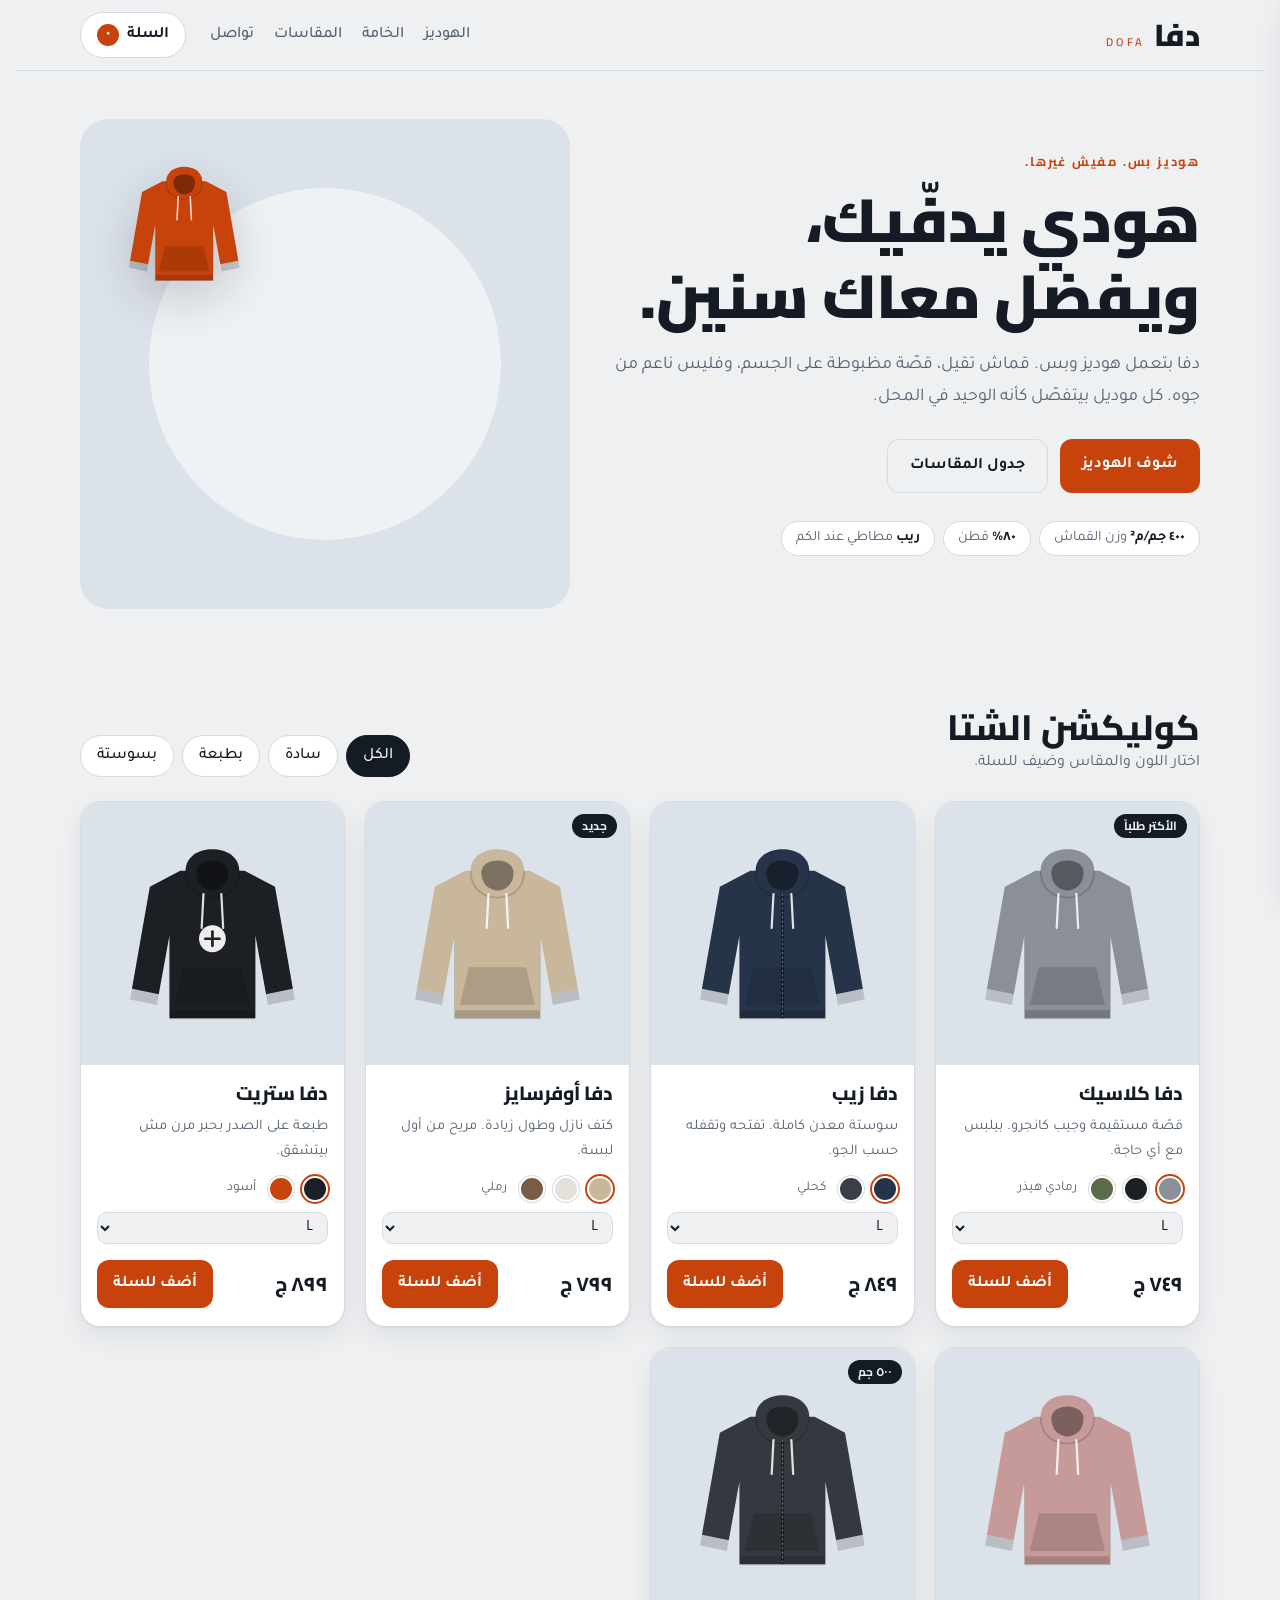
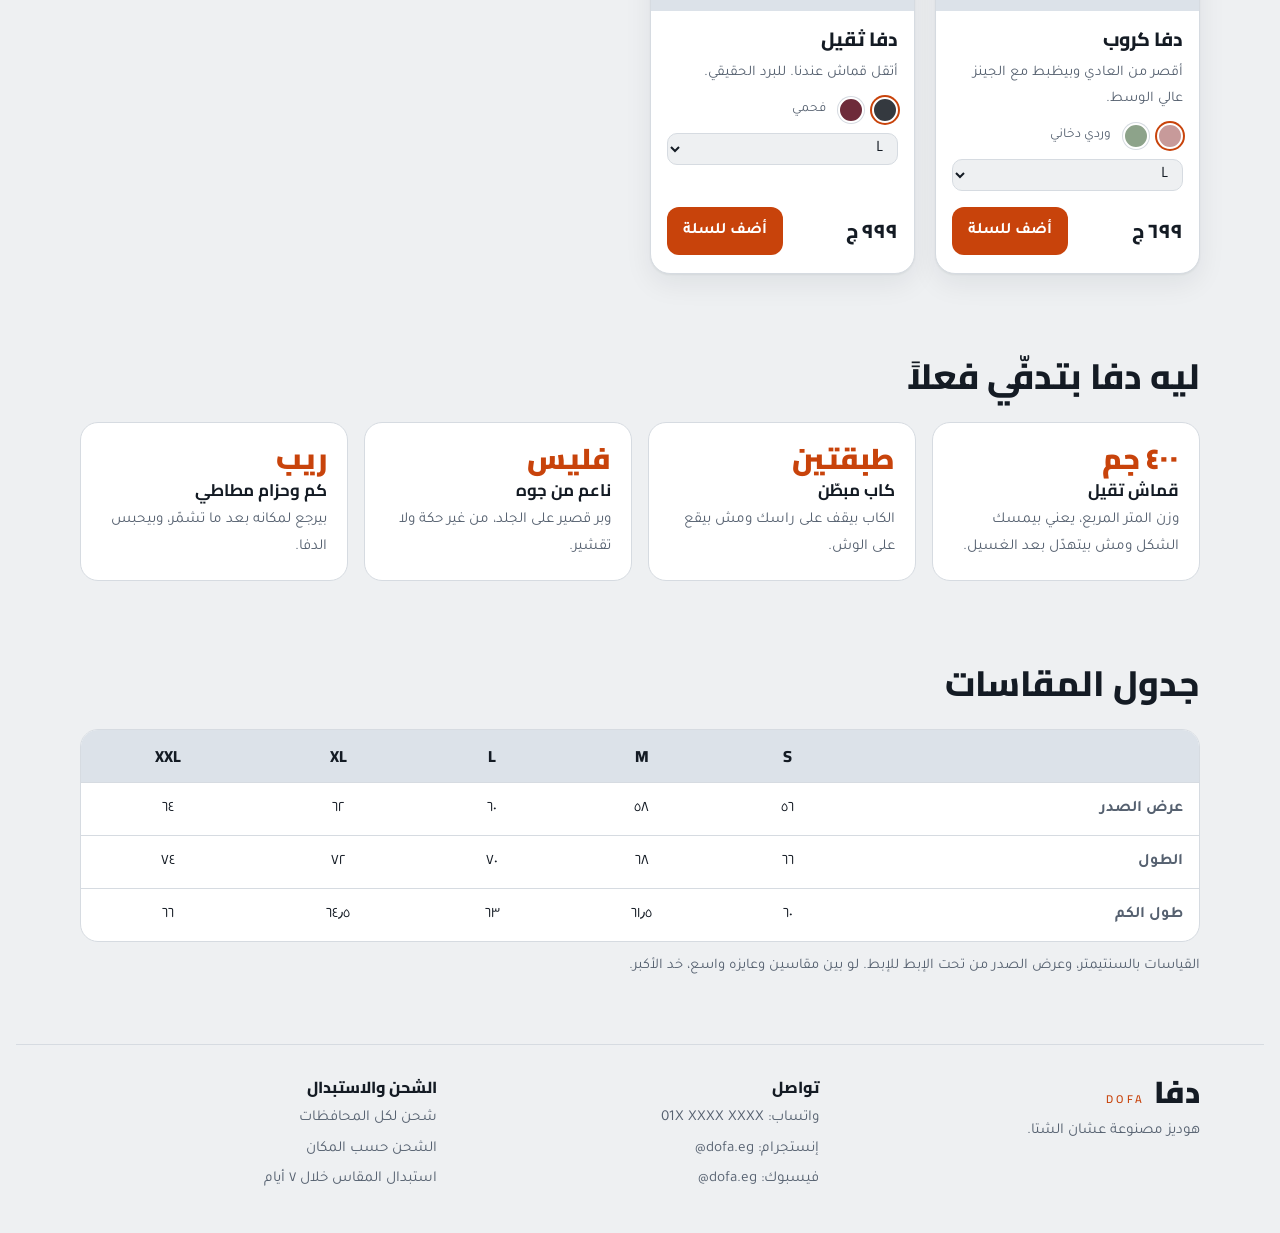
<file: index.html>
<!doctype html>
<html lang="ar" dir="rtl">
<head>
<meta charset="utf-8">
<meta name="viewport" content="width=device-width, initial-scale=1, viewport-fit=cover">
<title>دفا للهوديز</title>
<link rel="stylesheet" href="https://fonts.googleapis.com/css2?family=Cairo:wght@600;800;900&family=Tajawal:wght@400;500;700&display=swap">
<link rel="stylesheet" href="ms.css">
</head>
<body>
<div dir="rtl" lang="ar">

<svg width="0" height="0" style="position:absolute" aria-hidden="true" focusable="false">
  <defs>
    <symbol id="h-base" viewBox="0 0 200 220">
      <path fill="currentColor" d="M64 40 L30 58 L10 172 L40 178 L52 112 L52 205 L148 205 L148 112 L160 178 L190 172 L170 58 L136 40 Z"/>
      <path fill="currentColor" d="M70 40 C70 8 130 8 130 40 C130 62 114 70 100 70 C86 70 70 62 70 40 Z"/>
      <path fill="#000" fill-opacity=".38" d="M82 42 C82 24 118 24 118 42 C118 56 108 62 100 62 C92 62 82 56 82 42 Z"/>
      <path fill="none" stroke="#000" stroke-opacity=".16" stroke-width="2" d="M70 40 C70 62 86 70 100 70 C114 70 130 62 130 40"/>
      <path fill="#000" fill-opacity=".16" d="M52 196 H148 V206 H52 Z"/>
      <path fill="#000" fill-opacity=".16" d="M10 172 L40 178 L38 190 L8 184 Z"/>
      <path fill="#000" fill-opacity=".16" d="M190 172 L160 178 L162 190 L192 184 Z"/>
      <path fill="#000" fill-opacity=".14" d="M68 148 H132 L142 190 H58 Z"/>
      <path fill="none" stroke="#000" stroke-opacity=".12" d="M52 112 V196 M148 112 V196"/>
      <path fill="none" stroke="#fff" stroke-opacity=".85" stroke-width="2.5" stroke-linecap="round" d="M90 66 L88 104 M110 66 L112 104"/>
    </symbol>
  </defs>
</svg>

<header class="top">
  <div class="wrap">
    <a class="logo" href="#top" aria-label="دفا"><b>دفا</b><span>DOFA</span></a>
    <nav class="nav" aria-label="القائمة">
      <a href="#collection">الهوديز</a>
      <a href="#fabric">الخامة</a>
      <a href="#sizes">المقاسات</a>
      <a href="#contact">تواصل</a>
    </nav>
    <button class="cart-btn" id="openCart" type="button" aria-label="افتح السلة">السلة <i id="count">٠</i></button>
  </div>
</header>

<main class="wrap" id="top">

  <div class="hero">
    <div>
      <p class="eyebrow">هوديز بس. مفيش غيرها.</p>
      <h1>هودي يدفّيك، ويفضل معاك سنين.</h1>
      <p class="lead">دفا بتعمل هوديز وبس. قماش تقيل، قصّة مظبوطة على الجسم، وفليس ناعم من جوه. كل موديل بيتفصّل كأنه الوحيد في المحل.</p>
      <div class="cta">
        <a class="btn primary" href="#collection">شوف الهوديز</a>
        <a class="btn ghost" href="#sizes">جدول المقاسات</a>
      </div>
      <ul class="specs">
        <li><b>٤٠٠ جم/م²</b> وزن القماش</li>
        <li><b>٨٠٪</b> قطن</li>
        <li><b>ريب</b> مطاطي عند الكم</li>
      </ul>
    </div>
    <div class="hero-art" aria-hidden="true">
      <svg viewBox="0 0 200 220"><use href="#h-base" width="60" height="80"/></svg>
    </div>
  </div>

  <section id="collection">
    <div class="sec-head">
      <div>
        <h2>كوليكشن الشتا</h2>
        <p>اختار اللون والمقاس وضيف للسلة.</p>
      </div>
      <div class="filters" id="filters" role="group" aria-label="تصفية">
        <button type="button" data-f="all" aria-pressed="true">الكل</button>
        <button type="button" data-f="plain" aria-pressed="false">سادة</button>
        <button type="button" data-f="print" aria-pressed="false">بطبعة</button>
        <button type="button" data-f="zip" aria-pressed="false">بسوستة</button>
      </div>
    </div>
    <div class="grid" id="grid"></div>
  </section>

  <section id="fabric">
    <div class="sec-head"><h2>ليه دفا بتدفّي فعلاً</h2></div>
    <div class="facts">
      <div class="fact"><strong>٤٠٠ جم</strong><h3>قماش تقيل</h3><p>وزن المتر المربع، يعني بيمسك الشكل ومش بيتهدّل بعد الغسيل.</p></div>
      <div class="fact"><strong>طبقتين</strong><h3>كاب مبطّن</h3><p>الكاب بيقف على راسك ومش بيقع على الوش.</p></div>
      <div class="fact"><strong>فليس</strong><h3>ناعم من جوه</h3><p>وبر قصير على الجلد، من غير حكة ولا تقشير.</p></div>
      <div class="fact"><strong>ريب</strong><h3>كم وحزام مطاطي</h3><p>بيرجع لمكانه بعد ما تشمّر، وبيحبس الدفا.</p></div>
    </div>
  </section>

  <section id="sizes">
    <div class="sec-head"><h2>جدول المقاسات</h2></div>
    <div class="table-box">
      <table>
        <thead><tr><th></th><th>S</th><th>M</th><th>L</th><th>XL</th><th>XXL</th></tr></thead>
        <tbody>
          <tr><th scope="row">عرض الصدر</th><td>٥٦</td><td>٥٨</td><td>٦٠</td><td>٦٢</td><td>٦٤</td></tr>
          <tr><th scope="row">الطول</th><td>٦٦</td><td>٦٨</td><td>٧٠</td><td>٧٢</td><td>٧٤</td></tr>
          <tr><th scope="row">طول الكم</th><td>٦٠</td><td>٦١٫٥</td><td>٦٣</td><td>٦٤٫٥</td><td>٦٦</td></tr>
        </tbody>
      </table>
    </div>
    <p class="note">القياسات بالسنتيمتر، وعرض الصدر من تحت الإبط للإبط. لو بين مقاسين وعايزه واسع، خد الأكبر.</p>
  </section>

</main>

<footer id="contact">
  <div class="wrap">
    <div>
      <a class="logo" href="#top"><b>دفا</b><span>DOFA</span></a>
      <p style="margin-top:10px">هوديز مصنوعة عشان الشتا.</p>
    </div>
    <div>
      <h3>تواصل</h3>
      <ul>
        <li>واتساب: <span class="ltr">01X XXXX XXXX</span></li>
        <li>إنستجرام: <span class="ltr">@dofa.eg</span></li>
        <li>فيسبوك: <span class="ltr">@dofa.eg</span></li>
      </ul>
    </div>
    <div>
      <h3>الشحن والاستبدال</h3>
      <ul>
        <li>شحن لكل المحافظات</li>
        <li>الشحن حسب المكان </li>
        <li>استبدال المقاس خلال ٧ أيام</li>
      </ul>
    </div>
  </div>
</footer>

<div class="scrim" id="scrim"></div>
<aside class="drawer" id="drawer" aria-label="السلة" aria-hidden="true">
  <header><h2>سلتك</h2><button class="x" id="closeCart" type="button" aria-label="اقفل">×</button></header>
  <div class="ship"><span id="shipTxt"></span><div class="bar"><i id="shipBar"></i></div></div>
  <div class="items" id="items"></div>
  <div class="sum">
    <div><span>الإجمالي</span><span id="total">٠ ج</span></div>
    <button class="btn primary" id="checkout" type="button">كمّل الطلب</button>
  </div>
</aside>
<div class="toast" id="toast" role="status" aria-live="polite"></div>

</div>
<script src="ms.js"></script>
</body>
</html>
</file>
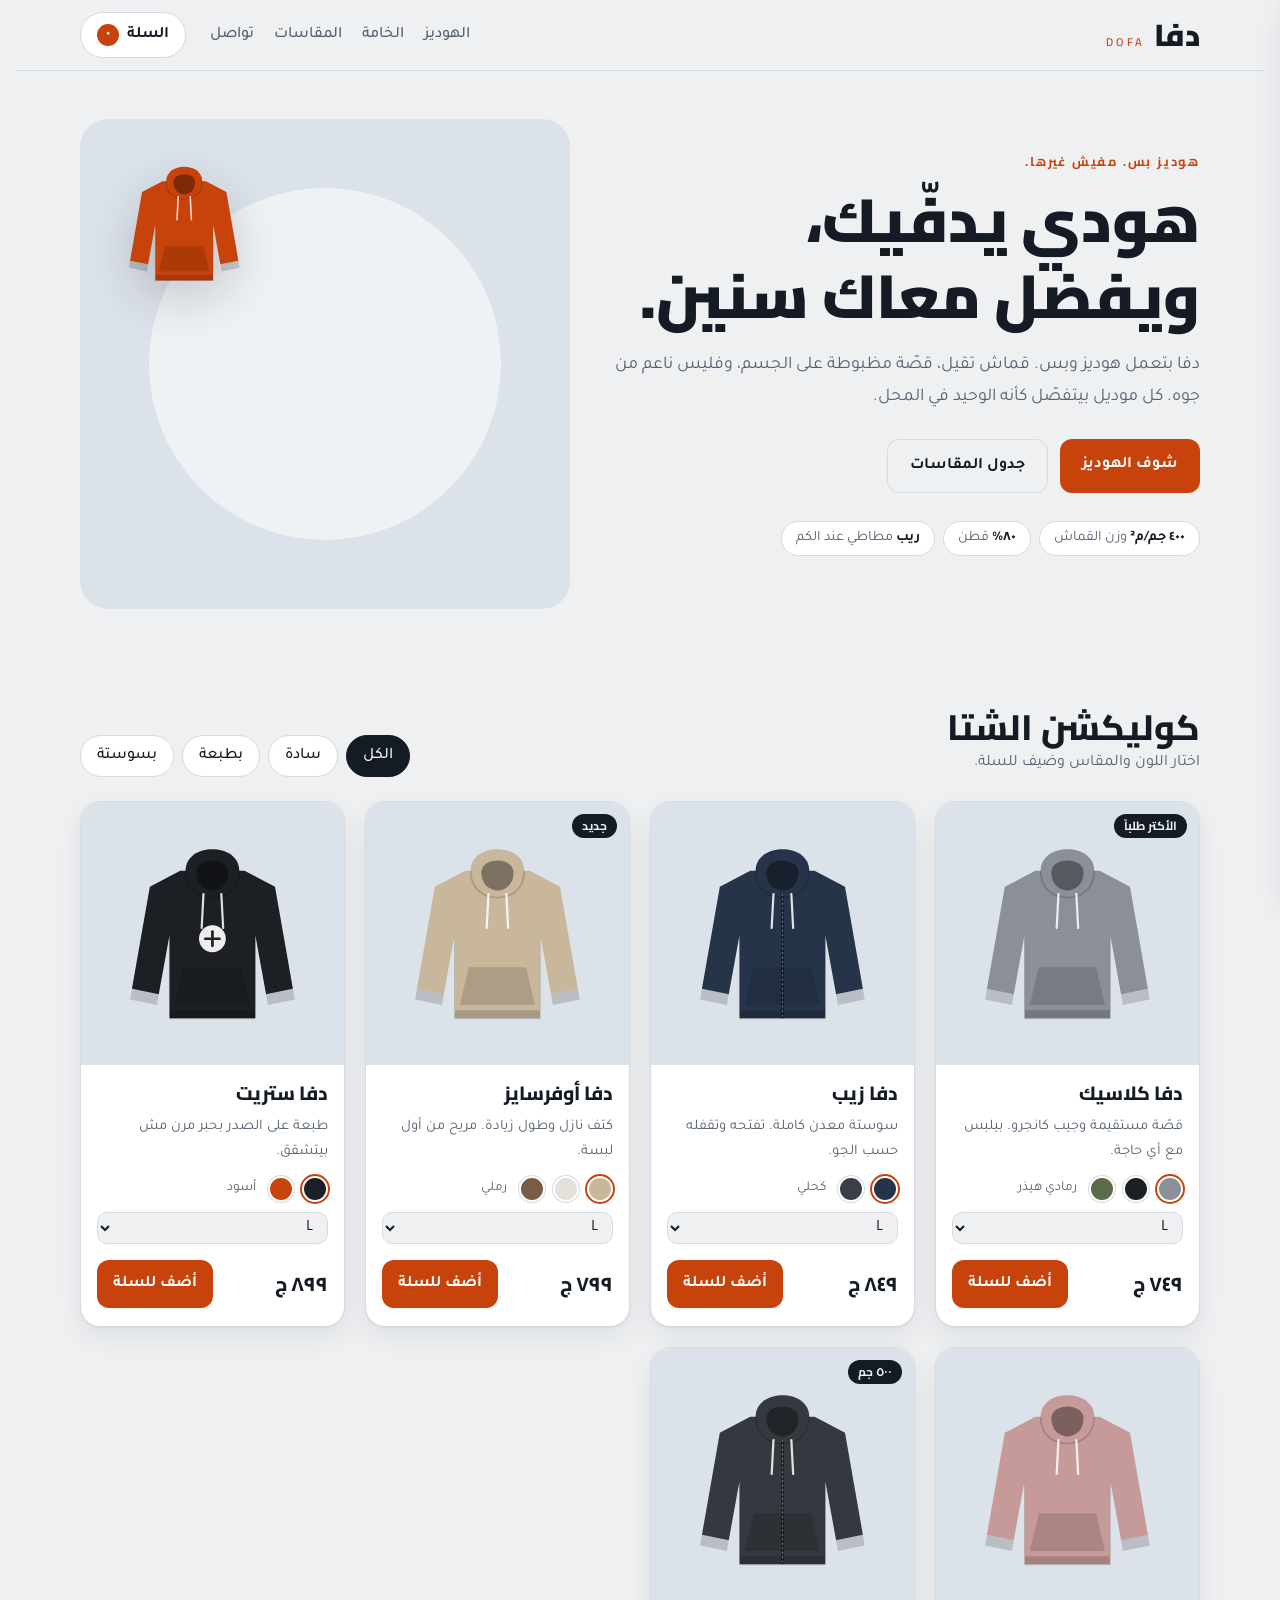
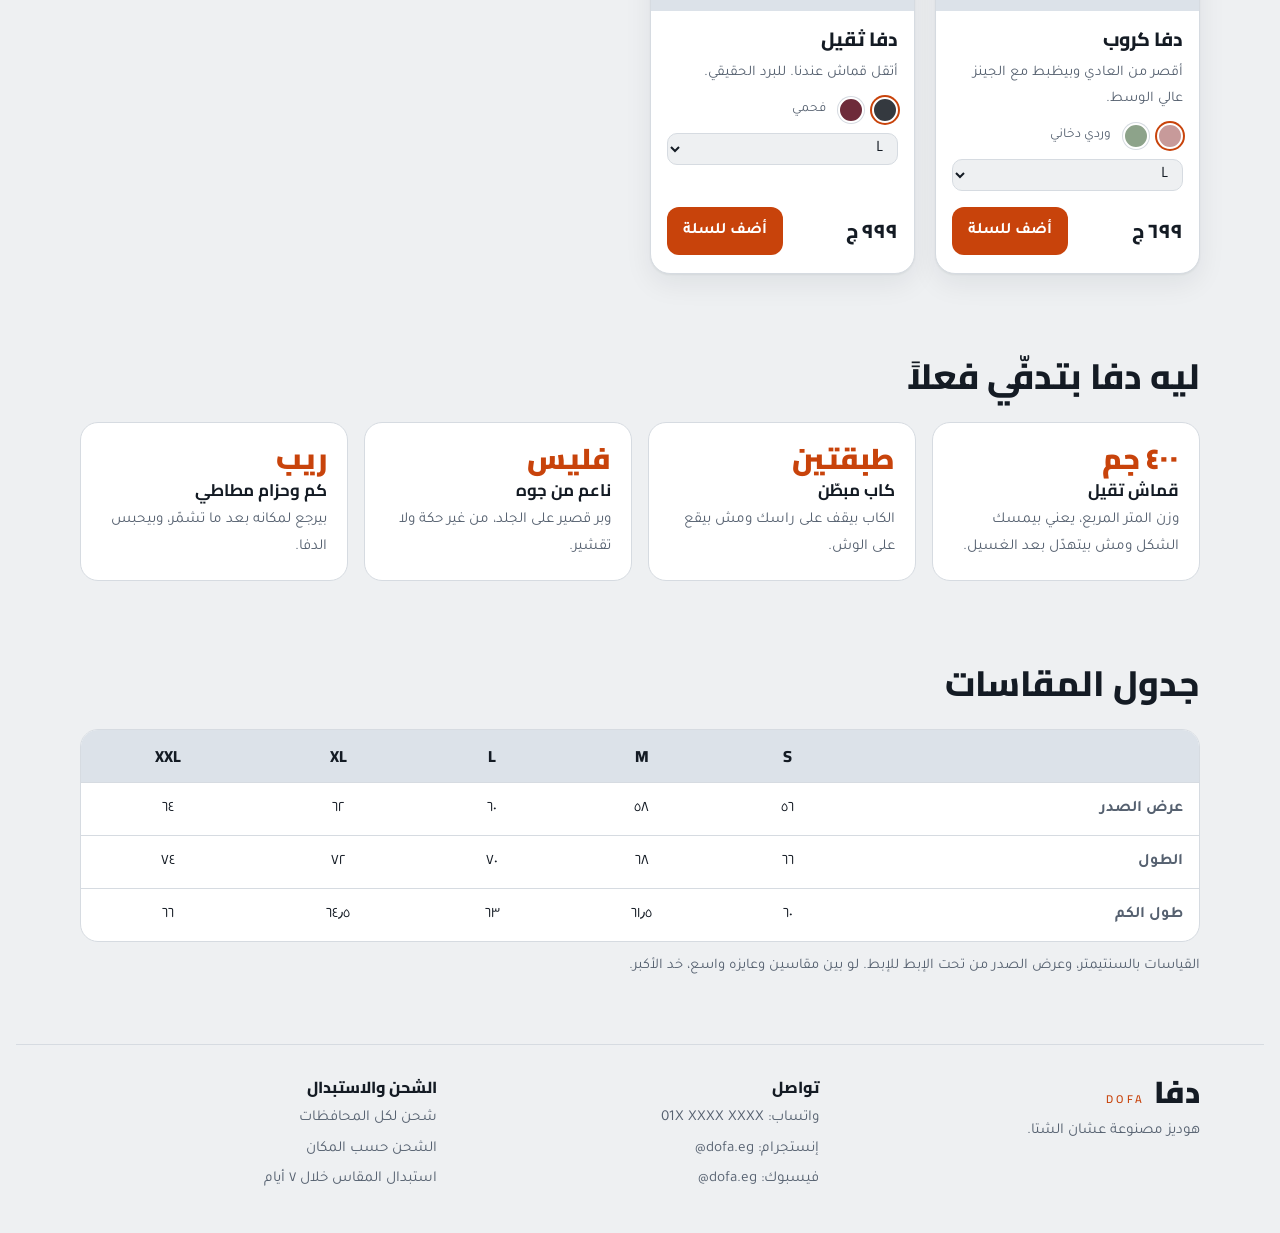
<file: MS.html>
<!doctype html>
<html lang="ar" dir="rtl">
<head>
<meta charset="utf-8">
<meta name="viewport" content="width=device-width, initial-scale=1, viewport-fit=cover">
<title>دفا للهوديز</title>
<link rel="stylesheet" href="https://fonts.googleapis.com/css2?family=Cairo:wght@600;800;900&family=Tajawal:wght@400;500;700&display=swap">
<link rel="stylesheet" href="ms.css">
</head>
<body>
<div dir="rtl" lang="ar">

<svg width="0" height="0" style="position:absolute" aria-hidden="true" focusable="false">
  <defs>
    <symbol id="h-base" viewBox="0 0 200 220">
      <path fill="currentColor" d="M64 40 L30 58 L10 172 L40 178 L52 112 L52 205 L148 205 L148 112 L160 178 L190 172 L170 58 L136 40 Z"/>
      <path fill="currentColor" d="M70 40 C70 8 130 8 130 40 C130 62 114 70 100 70 C86 70 70 62 70 40 Z"/>
      <path fill="#000" fill-opacity=".38" d="M82 42 C82 24 118 24 118 42 C118 56 108 62 100 62 C92 62 82 56 82 42 Z"/>
      <path fill="none" stroke="#000" stroke-opacity=".16" stroke-width="2" d="M70 40 C70 62 86 70 100 70 C114 70 130 62 130 40"/>
      <path fill="#000" fill-opacity=".16" d="M52 196 H148 V206 H52 Z"/>
      <path fill="#000" fill-opacity=".16" d="M10 172 L40 178 L38 190 L8 184 Z"/>
      <path fill="#000" fill-opacity=".16" d="M190 172 L160 178 L162 190 L192 184 Z"/>
      <path fill="#000" fill-opacity=".14" d="M68 148 H132 L142 190 H58 Z"/>
      <path fill="none" stroke="#000" stroke-opacity=".12" d="M52 112 V196 M148 112 V196"/>
      <path fill="none" stroke="#fff" stroke-opacity=".85" stroke-width="2.5" stroke-linecap="round" d="M90 66 L88 104 M110 66 L112 104"/>
    </symbol>
  </defs>
</svg>

<header class="top">
  <div class="wrap">
    <a class="logo" href="#top" aria-label="دفا"><b>دفا</b><span>DOFA</span></a>
    <nav class="nav" aria-label="القائمة">
      <a href="#collection">الهوديز</a>
      <a href="#fabric">الخامة</a>
      <a href="#sizes">المقاسات</a>
      <a href="#contact">تواصل</a>
    </nav>
    <button class="cart-btn" id="openCart" type="button" aria-label="افتح السلة">السلة <i id="count">٠</i></button>
  </div>
</header>

<main class="wrap" id="top">

  <div class="hero">
    <div>
      <p class="eyebrow">هوديز بس. مفيش غيرها.</p>
      <h1>هودي يدفّيك، ويفضل معاك سنين.</h1>
      <p class="lead">دفا بتعمل هوديز وبس. قماش تقيل، قصّة مظبوطة على الجسم، وفليس ناعم من جوه. كل موديل بيتفصّل كأنه الوحيد في المحل.</p>
      <div class="cta">
        <a class="btn primary" href="#collection">شوف الهوديز</a>
        <a class="btn ghost" href="#sizes">جدول المقاسات</a>
      </div>
      <ul class="specs">
        <li><b>٤٠٠ جم/م²</b> وزن القماش</li>
        <li><b>٨٠٪</b> قطن</li>
        <li><b>ريب</b> مطاطي عند الكم</li>
      </ul>
    </div>
    <div class="hero-art" aria-hidden="true">
      <svg viewBox="0 0 200 220"><use href="#h-base" width="60" height="80"/></svg>
    </div>
  </div>

  <section id="collection">
    <div class="sec-head">
      <div>
        <h2>كوليكشن الشتا</h2>
        <p>اختار اللون والمقاس وضيف للسلة.</p>
      </div>
      <div class="filters" id="filters" role="group" aria-label="تصفية">
        <button type="button" data-f="all" aria-pressed="true">الكل</button>
        <button type="button" data-f="plain" aria-pressed="false">سادة</button>
        <button type="button" data-f="print" aria-pressed="false">بطبعة</button>
        <button type="button" data-f="zip" aria-pressed="false">بسوستة</button>
      </div>
    </div>
    <div class="grid" id="grid"></div>
  </section>

  <section id="fabric">
    <div class="sec-head"><h2>ليه دفا بتدفّي فعلاً</h2></div>
    <div class="facts">
      <div class="fact"><strong>٤٠٠ جم</strong><h3>قماش تقيل</h3><p>وزن المتر المربع، يعني بيمسك الشكل ومش بيتهدّل بعد الغسيل.</p></div>
      <div class="fact"><strong>طبقتين</strong><h3>كاب مبطّن</h3><p>الكاب بيقف على راسك ومش بيقع على الوش.</p></div>
      <div class="fact"><strong>فليس</strong><h3>ناعم من جوه</h3><p>وبر قصير على الجلد، من غير حكة ولا تقشير.</p></div>
      <div class="fact"><strong>ريب</strong><h3>كم وحزام مطاطي</h3><p>بيرجع لمكانه بعد ما تشمّر، وبيحبس الدفا.</p></div>
    </div>
  </section>

  <section id="sizes">
    <div class="sec-head"><h2>جدول المقاسات</h2></div>
    <div class="table-box">
      <table>
        <thead><tr><th></th><th>S</th><th>M</th><th>L</th><th>XL</th><th>XXL</th></tr></thead>
        <tbody>
          <tr><th scope="row">عرض الصدر</th><td>٥٦</td><td>٥٨</td><td>٦٠</td><td>٦٢</td><td>٦٤</td></tr>
          <tr><th scope="row">الطول</th><td>٦٦</td><td>٦٨</td><td>٧٠</td><td>٧٢</td><td>٧٤</td></tr>
          <tr><th scope="row">طول الكم</th><td>٦٠</td><td>٦١٫٥</td><td>٦٣</td><td>٦٤٫٥</td><td>٦٦</td></tr>
        </tbody>
      </table>
    </div>
    <p class="note">القياسات بالسنتيمتر، وعرض الصدر من تحت الإبط للإبط. لو بين مقاسين وعايزه واسع، خد الأكبر.</p>
  </section>

</main>

<footer id="contact">
  <div class="wrap">
    <div>
      <a class="logo" href="#top"><b>دفا</b><span>DOFA</span></a>
      <p style="margin-top:10px">هوديز مصنوعة عشان الشتا.</p>
    </div>
    <div>
      <h3>تواصل</h3>
      <ul>
        <li>واتساب: <span class="ltr">01X XXXX XXXX</span></li>
        <li>إنستجرام: <span class="ltr">@dofa.eg</span></li>
        <li>فيسبوك: <span class="ltr">@dofa.eg</span></li>
      </ul>
    </div>
    <div>
      <h3>الشحن والاستبدال</h3>
      <ul>
        <li>شحن لكل المحافظات</li>
        <li>الشحن حسب المكان </li>
        <li>استبدال المقاس خلال ٧ أيام</li>
      </ul>
    </div>
  </div>
</footer>

<div class="scrim" id="scrim"></div>
<aside class="drawer" id="drawer" aria-label="السلة" aria-hidden="true">
  <header><h2>سلتك</h2><button class="x" id="closeCart" type="button" aria-label="اقفل">×</button></header>
  <div class="ship"><span id="shipTxt"></span><div class="bar"><i id="shipBar"></i></div></div>
  <div class="items" id="items"></div>
  <div class="sum">
    <div><span>الإجمالي</span><span id="total">٠ ج</span></div>
    <button class="btn primary" id="checkout" type="button">كمّل الطلب</button>
  </div>
</aside>
<div class="toast" id="toast" role="status" aria-live="polite"></div>

</div>
<script src="ms.js"></script>
</body>
</html>
</file>
<file: ms.css>
:root{
  --bg:#EEF0F2;
  --surface:#FFFFFF;
  --ink:#141B24;
  --muted:#566170;
  --line:#D6DBE1;
  --accent:#C8430B;
  --accent-ink:#FFFFFF;
  --hero:#DCE2E9;
  --good:#1F7A4D;
  --shadow:0 1px 2px rgba(20,27,36,.06),0 10px 28px rgba(20,27,36,.07);
  --font-display:"Cairo","Segoe UI",Tahoma,sans-serif;
  --font-body:"Tajawal","Segoe UI",Tahoma,sans-serif;
}
@media (prefers-color-scheme: dark){
  :root:not([data-theme="light"]){
    --bg:#12161C;--surface:#1B2129;--ink:#ECEFF3;--muted:#9AA3AF;--line:#2A323C;
    --accent:#FF7A3D;--accent-ink:#1A1007;--hero:#222C38;--good:#4CC38A;
    --shadow:0 1px 2px rgba(0,0,0,.3),0 10px 28px rgba(0,0,0,.35);
    color-scheme:dark;
  }
}
:root[data-theme="dark"]{
  --bg:#12161C;--surface:#1B2129;--ink:#ECEFF3;--muted:#9AA3AF;--line:#2A323C;
  --accent:#FF7A3D;--accent-ink:#1A1007;--hero:#222C38;--good:#4CC38A;
  --shadow:0 1px 2px rgba(0,0,0,.3),0 10px 28px rgba(0,0,0,.35);
  color-scheme:dark;
}
*{box-sizing:border-box}
html{scroll-behavior:smooth}
body{
  margin:0;background:var(--bg);color:var(--ink);
  font:400 1rem/1.75 var(--font-body);direction:rtl;
  padding-left:max(16px,env(safe-area-inset-left,0px));
  padding-right:max(16px,env(safe-area-inset-right,0px));
  padding-block:0 0;
}
body::before{content:"";position:fixed;inset:0 0 auto;height:env(safe-area-inset-top,0px);background:var(--bg);z-index:30}
h1,h2,h3{font-family:var(--font-display);line-height:1.25;margin:0;text-wrap:balance}
p{margin:0}
button,select{font:inherit;color:inherit}
:focus-visible{outline:2px solid var(--accent);outline-offset:3px;border-radius:6px}
.wrap{max-width:1120px;margin-inline:auto}
.sr{position:absolute;width:1px;height:1px;overflow:hidden;clip:rect(0 0 0 0);white-space:nowrap}


.top{position:sticky;top:env(safe-area-inset-top,0px);z-index:31;background:var(--bg);border-bottom:1px solid var(--line)}
.top .wrap{display:flex;align-items:center;gap:12px 24px;flex-wrap:wrap;padding-block:12px}
.logo{display:flex;align-items:baseline;gap:8px;text-decoration:none;color:var(--ink)}
.logo b{font:900 1.9rem/1 var(--font-display)}
.logo span{font:600 .7rem/1 var(--font-display);letter-spacing:.32em;color:var(--accent)}
.nav{display:flex;gap:20px;margin-inline-start:auto;overflow-x:auto;max-width:100%}
.nav a{color:var(--muted);text-decoration:none;font-weight:500;white-space:nowrap}
.nav a:hover{color:var(--ink)}
.cart-btn{position:relative;border:1px solid var(--line);background:var(--surface);border-radius:999px;padding:8px 16px;cursor:pointer;display:flex;align-items:center;gap:8px;font-weight:700}
.cart-btn i{font-style:normal;min-width:22px;height:22px;border-radius:99px;background:var(--accent);color:var(--accent-ink);display:grid;place-items:center;font-size:.8rem;padding-inline:6px}
@media (max-width:700px){.nav{order:3;width:100%;margin:0}}


.hero{display:grid;grid-template-columns:1.1fr .9fr;gap:32px;align-items:center;padding-block:48px 56px}
.eyebrow{font:700 .8rem/1 var(--font-display);letter-spacing:.14em;color:var(--accent)}
.hero h1{font-size:clamp(2.2rem,6vw,3.8rem);font-weight:900;margin-block:14px 16px}
.hero .lead{color:var(--muted);font-size:1.12rem;max-width:34em}
.cta{display:flex;flex-wrap:wrap;gap:12px;margin-top:26px}
.btn{border:0;border-radius:12px;padding:12px 22px;font-weight:700;cursor:pointer;text-decoration:none;display:inline-block;transition:transform .15s}
.btn:hover{transform:translateY(-1px)}
.btn.primary{background:var(--accent);color:var(--accent-ink)}
.btn.ghost{background:transparent;border:1px solid var(--line);color:var(--ink)}
.specs{display:flex;flex-wrap:wrap;gap:8px;margin-top:28px;padding:0;list-style:none}
.specs li{border:1px solid var(--line);background:var(--surface);border-radius:999px;padding:4px 14px;font-size:.9rem;color:var(--muted)}
.specs b{color:var(--ink)}
.hero-art{background:var(--hero);border-radius:28px;aspect-ratio:1/1;max-width:100%;display:grid;place-items:center;position:relative;overflow:hidden}
.hero-art::before{content:"";position:absolute;width:72%;aspect-ratio:1;border-radius:50%;background:var(--surface);opacity:.55}
.hero-art svg{width:82%;height:auto;position:relative;color:var(--accent);filter:drop-shadow(0 18px 24px rgba(0,0,0,.18))}
@media (max-width:760px){.hero{grid-template-columns:1fr;padding-block:32px 40px}.hero-art{order:-1;aspect-ratio:4/3}.hero-art svg{width:56%}}


section{padding-block:40px}
.sec-head{display:flex;flex-wrap:wrap;gap:16px;align-items:end;justify-content:space-between;margin-bottom:24px}
.sec-head h2{font-size:clamp(1.6rem,4vw,2.2rem);font-weight:800}
.sec-head p{color:var(--muted)}
.filters{display:flex;gap:8px;flex-wrap:wrap}
.filters button{border:1px solid var(--line);background:var(--surface);border-radius:999px;padding:6px 16px;cursor:pointer;font-weight:500}
.filters button[aria-pressed="true"]{background:var(--ink);color:var(--bg);border-color:var(--ink)}


.grid{display:grid;grid-template-columns:repeat(auto-fill,minmax(250px,1fr));gap:20px}
.card{background:var(--surface);border:1px solid var(--line);border-radius:20px;overflow:hidden;display:flex;flex-direction:column;box-shadow:var(--shadow)}
.art{background:var(--hero);aspect-ratio:1/1;display:grid;place-items:center;position:relative}
.art svg{width:68%;height:auto;transition:color .25s}
.badge{position:absolute;top:12px;inset-inline-start:12px;background:var(--ink);color:var(--bg);font:700 .75rem/1 var(--font-display);padding:6px 10px;border-radius:99px}
.info{padding:16px 16px 18px;display:flex;flex-direction:column;gap:10px;flex:1}
.info h3{font-size:1.2rem;font-weight:800}
.meta{color:var(--muted);font-size:.92rem}
.swatch-row{display:flex;align-items:center;gap:8px;flex-wrap:wrap}
.swatch{width:26px;height:26px;border-radius:50%;border:2px solid var(--surface);box-shadow:0 0 0 1px var(--line);cursor:pointer;padding:0}
.swatch[aria-pressed="true"]{box-shadow:0 0 0 2px var(--accent)}
.cname{font-size:.85rem;color:var(--muted);margin-inline-start:4px}
.size{border:1px solid var(--line);background:var(--bg);border-radius:10px;padding:6px 10px;width:100%}
.buy{display:flex;align-items:center;justify-content:space-between;gap:12px;margin-top:auto;padding-top:6px}
.price{font:800 1.25rem/1 var(--font-display);font-variant-numeric:tabular-nums}
.buy .btn{padding:10px 16px}


.facts{display:grid;grid-template-columns:repeat(auto-fit,minmax(210px,1fr));gap:16px}
.fact{background:var(--surface);border:1px solid var(--line);border-radius:18px;padding:20px;display:flex;flex-direction:column;gap:6px}
.fact strong{font:900 1.8rem/1.1 var(--font-display);color:var(--accent)}
.fact h3{font-size:1.05rem;font-weight:700}
.fact p{color:var(--muted);font-size:.95rem}


.table-box{overflow-x:auto;background:var(--surface);border:1px solid var(--line);border-radius:18px}
table{border-collapse:collapse;width:100%;min-width:480px;font-variant-numeric:tabular-nums}
th,td{padding:12px 16px;text-align:center;border-bottom:1px solid var(--line)}
thead th{font-family:var(--font-display);font-weight:800;background:var(--hero)}
tbody th{text-align:start;font-weight:700;color:var(--muted)}
tbody tr:last-child>*{border-bottom:0}
.note{color:var(--muted);font-size:.92rem;margin-top:12px}


footer{border-top:1px solid var(--line);margin-top:24px;padding-block:32px 40px}
footer .wrap{display:grid;grid-template-columns:repeat(auto-fit,minmax(220px,1fr));gap:24px}
footer h3{font-size:1rem;font-weight:800;margin-bottom:8px}
footer p,footer li{color:var(--muted);font-size:.95rem}
footer ul{list-style:none;margin:0;padding:0;display:grid;gap:4px}
.ltr{direction:ltr;unicode-bidi:isolate;display:inline-block}


.scrim{position:fixed;inset:0;background:rgba(0,0,0,.45);opacity:0;pointer-events:none;transition:opacity .25s;z-index:40}
.scrim.open{opacity:1;pointer-events:auto}
.drawer{position:fixed;top:0;bottom:0;inset-inline-start:0;width:min(400px,100%);background:var(--surface);z-index:41;transform:translateX(100%);transition:transform .28s;display:flex;flex-direction:column;
  padding-top:env(safe-area-inset-top,0px);padding-bottom:env(safe-area-inset-bottom,0px);padding-right:env(safe-area-inset-right,0px);box-shadow:var(--shadow)}
.drawer.open{transform:none}
.drawer header{display:flex;justify-content:space-between;align-items:center;padding:16px 20px;border-bottom:1px solid var(--line)}
.drawer h2{font-size:1.25rem}
.x{border:0;background:transparent;font-size:1.6rem;line-height:1;cursor:pointer;color:var(--muted)}
.ship{padding:14px 20px;border-bottom:1px solid var(--line);font-size:.92rem}
.bar{height:8px;border-radius:99px;background:var(--line);margin-top:8px;overflow:hidden}
.bar i{display:block;height:100%;width:0;background:var(--accent);transition:width .3s}
.items{flex:1;overflow-y:auto;padding:8px 20px;display:grid;align-content:start}
.line{display:grid;grid-template-columns:56px 1fr auto;gap:12px;align-items:center;padding:12px 0;border-bottom:1px solid var(--line)}
.line .thumb{width:56px;height:56px;border-radius:12px;background:var(--hero);display:grid;place-items:center}
.line .thumb svg{width:70%}
.line h4{margin:0;font:700 .98rem/1.3 var(--font-body)}
.line small{color:var(--muted)}
.qty{display:flex;align-items:center;gap:8px;margin-top:4px}
.qty button{width:26px;height:26px;border-radius:8px;border:1px solid var(--line);background:var(--bg);cursor:pointer}
.empty{color:var(--muted);text-align:center;padding:40px 8px}
.sum{padding:16px 20px;border-top:1px solid var(--line);display:grid;gap:12px}
.sum div{display:flex;justify-content:space-between;font-weight:700}
.sum .btn{width:100%;text-align:center}
.toast{position:fixed;bottom:calc(20px + env(safe-area-inset-bottom,0px));left:50%;transform:translate(-50%,20px);background:var(--ink);color:var(--bg);padding:10px 18px;border-radius:12px;opacity:0;pointer-events:none;transition:.25s;z-index:50;max-width:calc(100% - 32px)}
.toast.show{opacity:1;transform:translate(-50%,0)}
@media (prefers-reduced-motion:reduce){*{transition:none!important;scroll-behavior:auto!important}}
</file>
